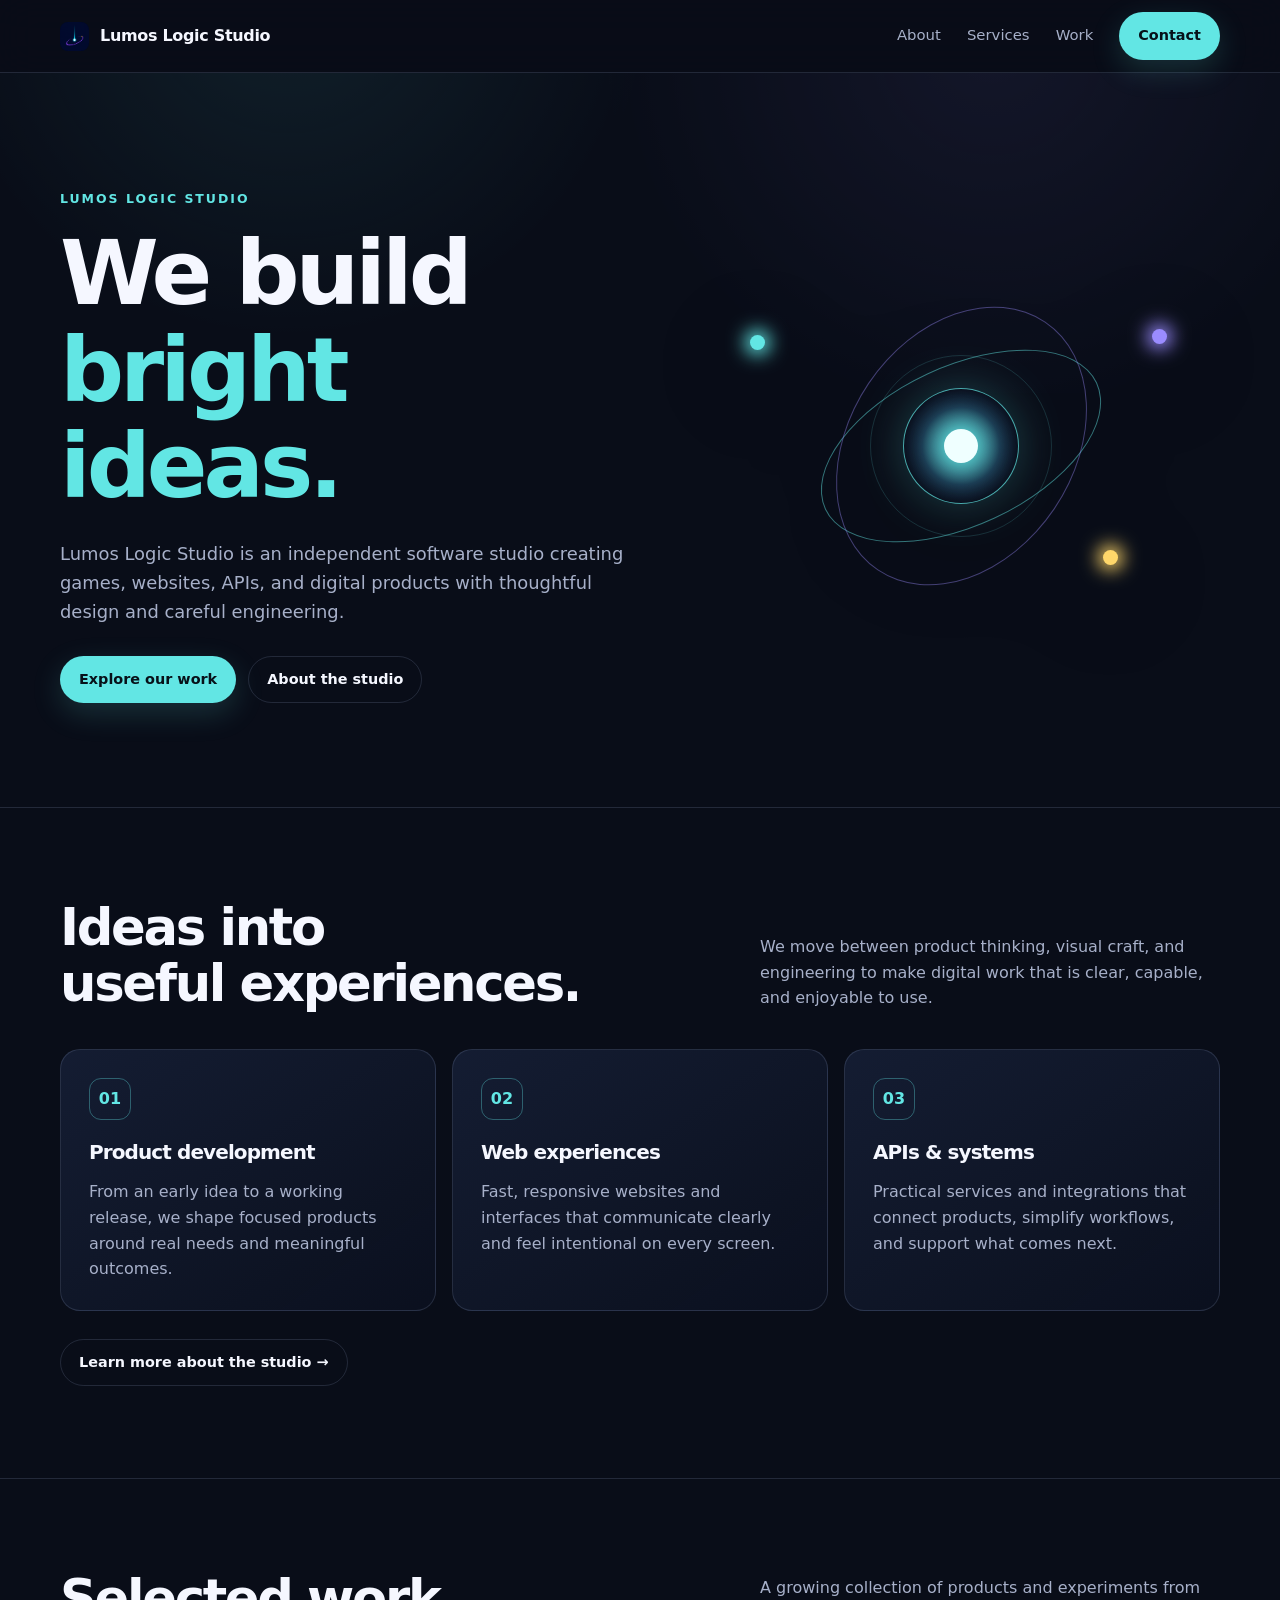
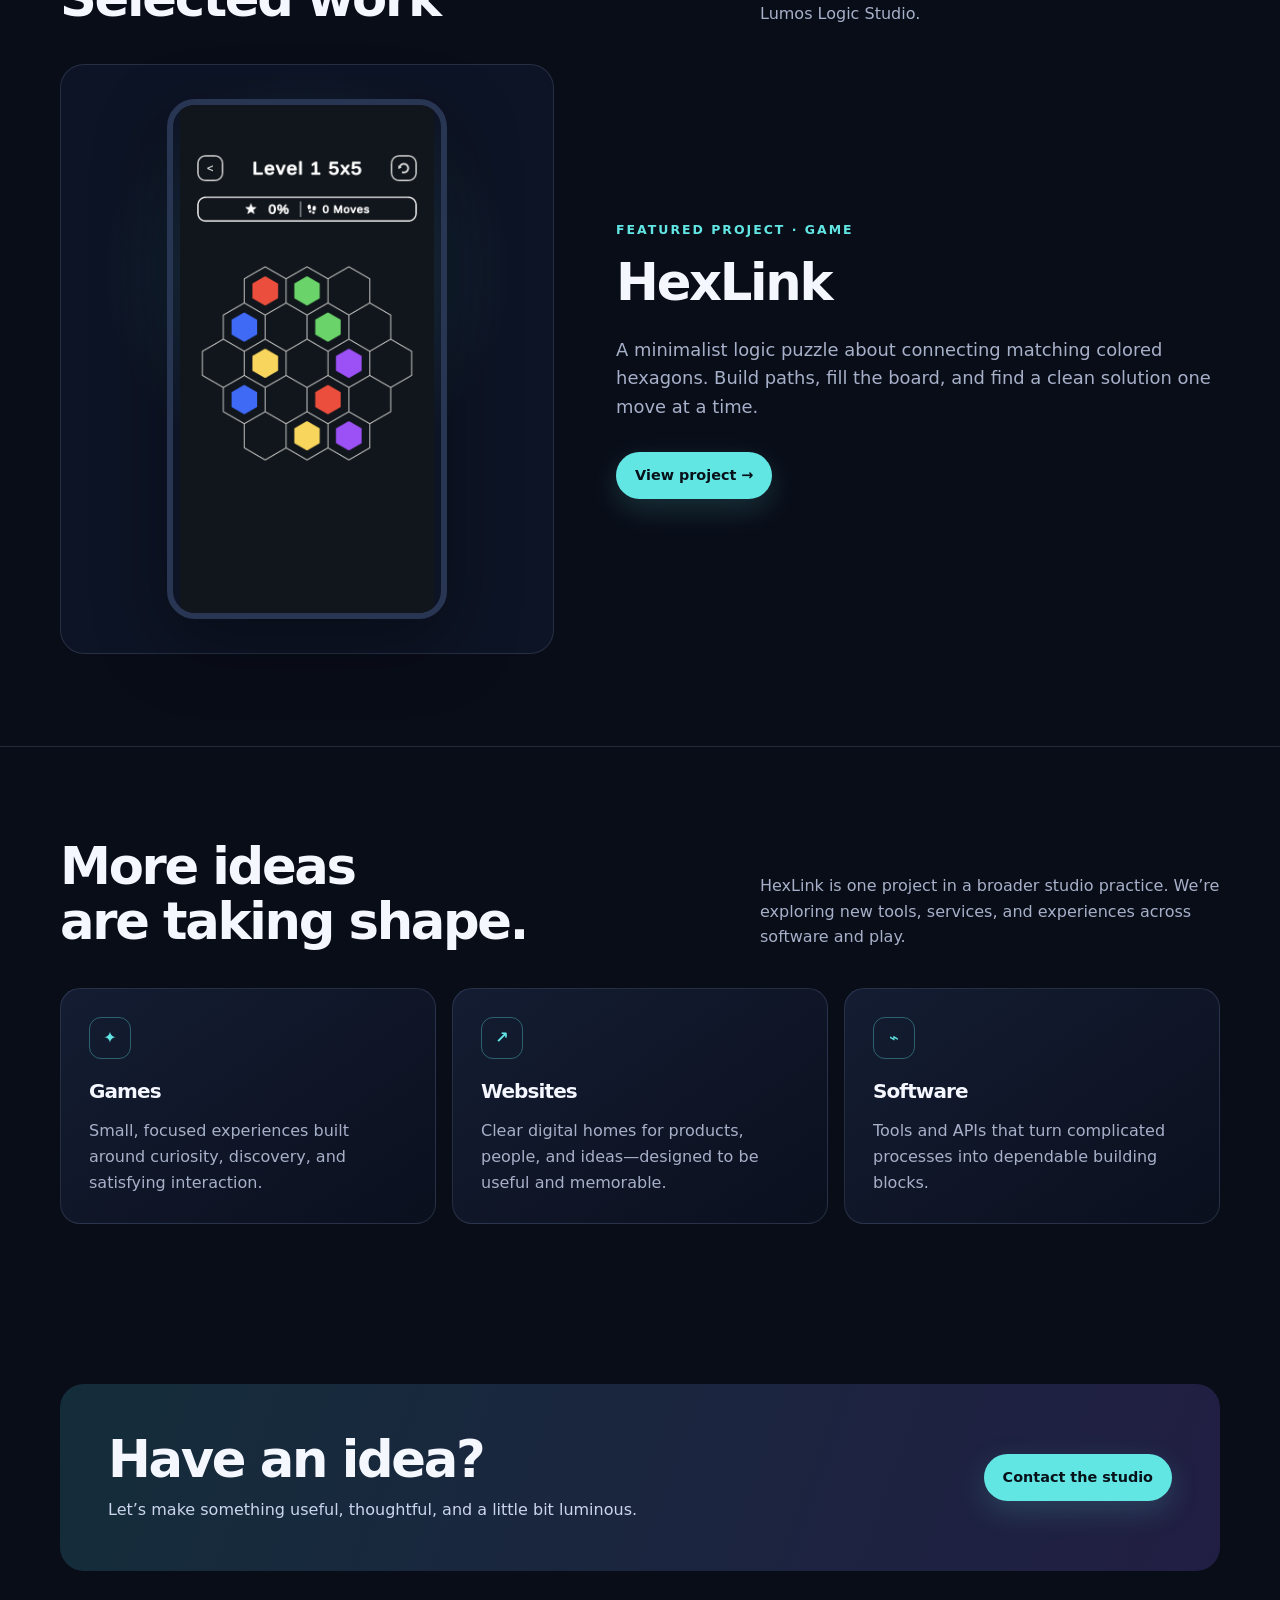
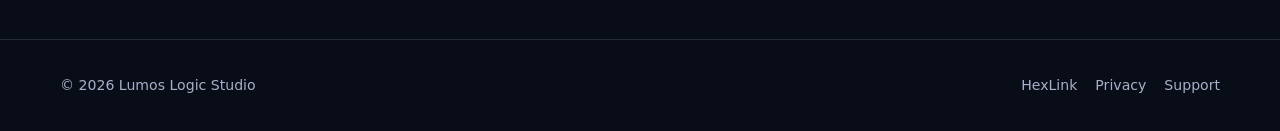
<file: index.html>
<!doctype html>
<html lang="en">
<head><meta charset="utf-8"><meta name="viewport" content="width=device-width,initial-scale=1"><meta name="description" content="Lumos Logic Studio builds games, websites, APIs, and thoughtful digital products."><title>Lumos Logic Studio — Games, Websites & APIs</title><link rel="icon" type="image/png" href="assets/brand/lumos-icon.png"><link rel="stylesheet" href="styles.css"></head>
<body><header class="site-header"><div class="container nav"><a class="brand" href="./"><span class="brand-mark">L</span>Lumos Logic Studio</a><nav class="nav-links"><a href="about/">About</a><a href="#services">Services</a><a href="#work">Work</a><a class="button" href="mailto:lumoslogicstudio@gmail.com">Contact</a></nav></div></header>
<main><section class="hero"><div class="container hero-grid"><div><p class="eyebrow">Lumos Logic Studio</p><h1>We build<br><span style="color:var(--cyan)">bright ideas.</span></h1><p class="lede">Lumos Logic Studio is an independent software studio creating games, websites, APIs, and digital products with thoughtful design and careful engineering.</p><div class="actions"><a class="button" href="#work">Explore our work</a><a class="button secondary" href="#studio">About the studio</a></div></div><div class="studio-orbit" aria-label="Abstract illustration of connected software ideas"><div class="orbit orbit-one"></div><div class="orbit orbit-two"></div><div class="orbit-core"><span></span></div><i class="orbit-node node-cyan"></i><i class="orbit-node node-violet"></i><i class="orbit-node node-gold"></i></div></div></section>
<section class="section" id="services"><div class="container"><div class="section-heading"><h2>Ideas into<br>useful experiences.</h2><p>We move between product thinking, visual craft, and engineering to make digital work that is clear, capable, and enjoyable to use.</p></div><div class="cards"><article class="card"><div class="icon">01</div><h3>Product development</h3><p>From an early idea to a working release, we shape focused products around real needs and meaningful outcomes.</p></article><article class="card"><div class="icon">02</div><h3>Web experiences</h3><p>Fast, responsive websites and interfaces that communicate clearly and feel intentional on every screen.</p></article><article class="card"><div class="icon">03</div><h3>APIs & systems</h3><p>Practical services and integrations that connect products, simplify workflows, and support what comes next.</p></article></div><p style="margin:28px 0 0"><a class="button secondary" href="about/">Learn more about the studio →</a></p></div></section>
<section class="section" id="work"><div class="container"><div class="section-heading"><h2>Selected work</h2><p>A growing collection of products and experiments from Lumos Logic Studio.</p></div><div class="feature"><div class="feature-visual"><img class="gameplay-shot" src="assets/hexlink/hexlink-gameplay.png" alt="HexLink 5 by 5 gameplay board"></div><div><p class="eyebrow">Featured project · Game</p><h2>HexLink</h2><p class="lede">A minimalist logic puzzle about connecting matching colored hexagons. Build paths, fill the board, and find a clean solution one move at a time.</p><a class="button" href="games/hexlink/">View project →</a></div></div></div></section>
<section class="section"><div class="container"><div class="section-heading"><h2>More ideas<br>are taking shape.</h2><p>HexLink is one project in a broader studio practice. We’re exploring new tools, services, and experiences across software and play.</p></div><div class="cards"><article class="card"><div class="icon">✦</div><h3>Games</h3><p>Small, focused experiences built around curiosity, discovery, and satisfying interaction.</p></article><article class="card"><div class="icon">↗</div><h3>Websites</h3><p>Clear digital homes for products, people, and ideas—designed to be useful and memorable.</p></article><article class="card"><div class="icon">⌁</div><h3>Software</h3><p>Tools and APIs that turn complicated processes into dependable building blocks.</p></article></div></div></section>
<section class="cta"><div class="container"><div class="cta-box"><div><h2>Have an idea?</h2><p>Let’s make something useful, thoughtful, and a little bit luminous.</p></div><a class="button" href="mailto:lumoslogicstudio@gmail.com">Contact the studio</a></div></div></section></main>
<footer class="site-footer"><div class="container footer-inner"><span>© 2026 Lumos Logic Studio</span><div class="footer-links"><a href="games/hexlink/">HexLink</a><a href="privacy/hexlink/">Privacy</a><a href="support/">Support</a></div></div></footer></body></html>
</file>
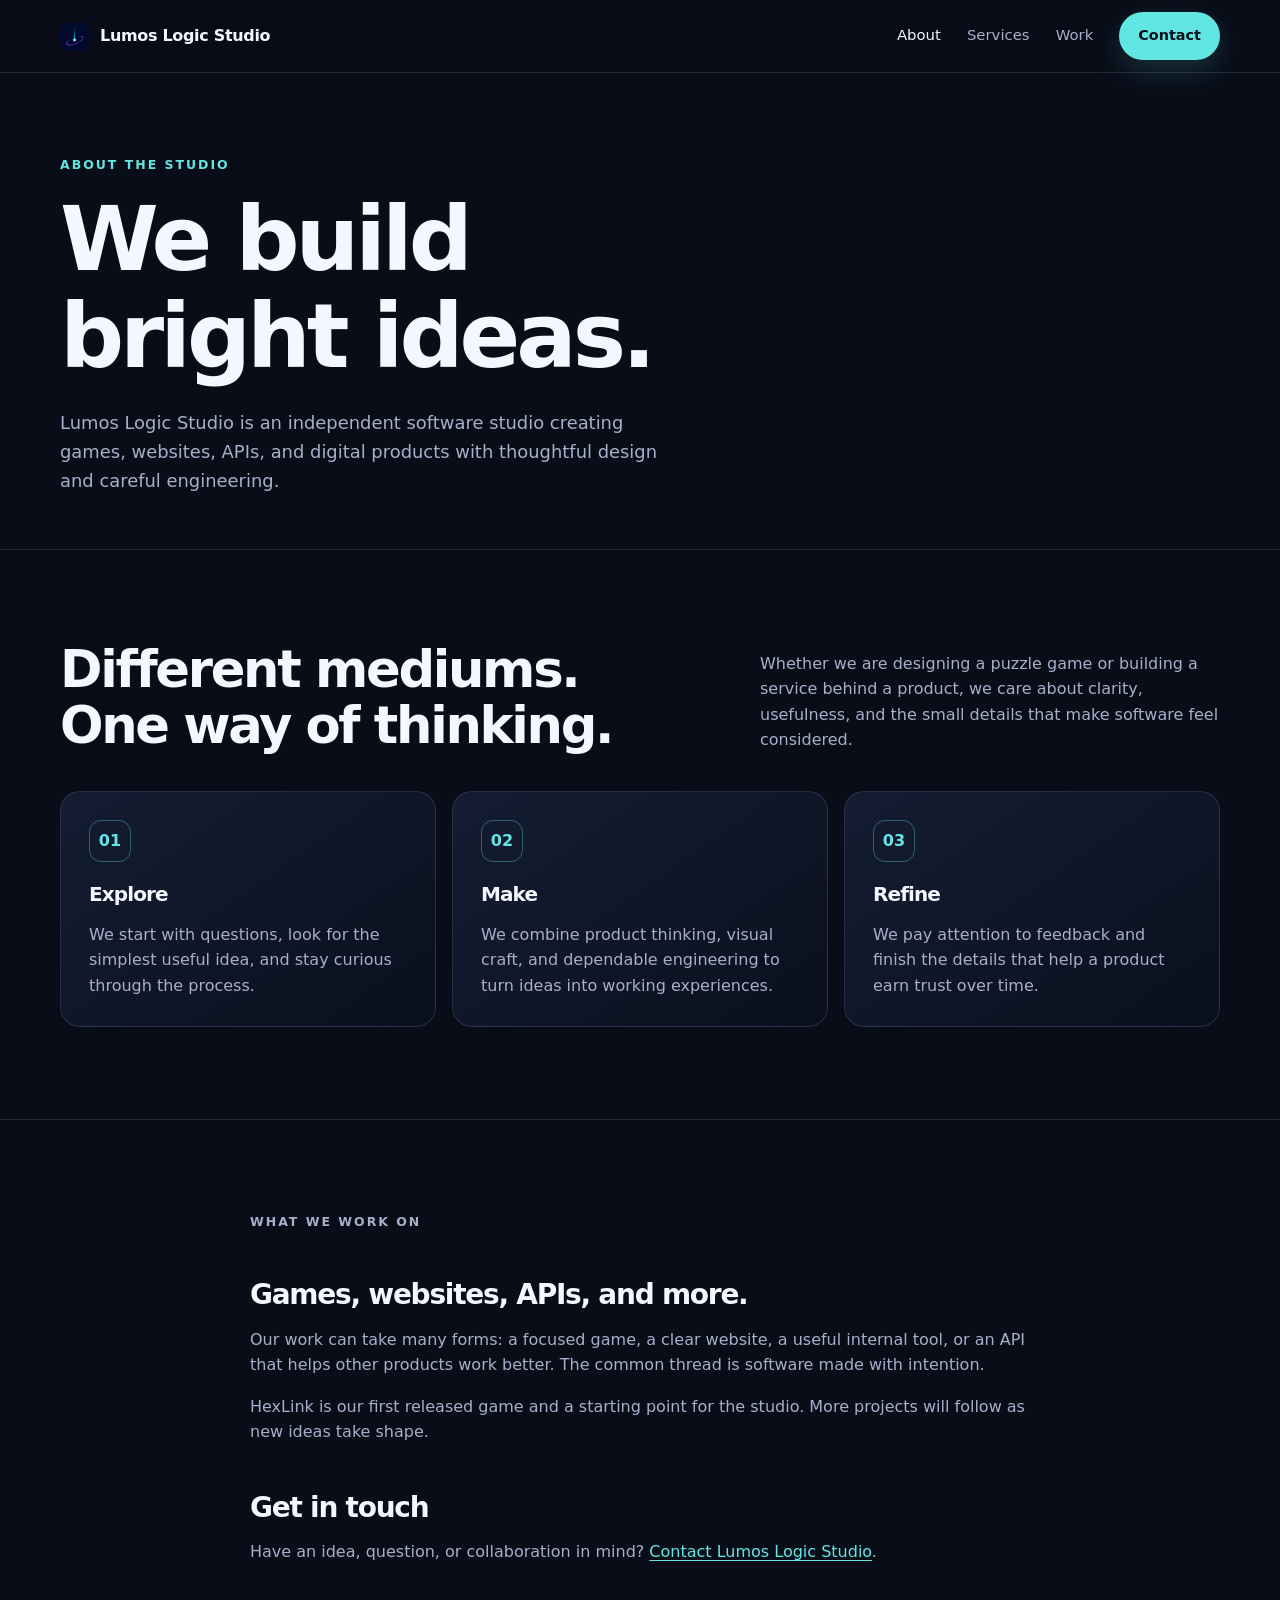
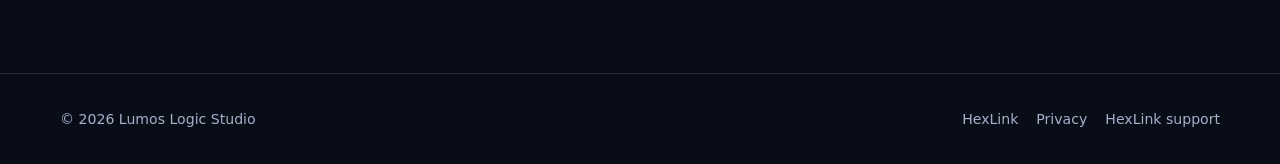
<file: about/index.html>
<!doctype html><html lang="en"><head><meta charset="utf-8"><meta name="viewport" content="width=device-width,initial-scale=1"><meta name="description" content="About Lumos Logic Studio, an independent software studio building games, websites, APIs, and digital products."><title>About Lumos Logic Studio</title><link rel="icon" type="image/png" href="../assets/brand/lumos-icon.png"><link rel="stylesheet" href="../styles.css"></head><body><header class="site-header"><div class="container nav"><a class="brand" href="../"><span class="brand-mark">L</span>Lumos Logic Studio</a><nav class="nav-links"><a href="./" aria-current="page">About</a><a href="../#services">Services</a><a href="../#work">Work</a><a class="button" href="mailto:lumoslogicstudio@gmail.com">Contact</a></nav></div></header><main><section class="page-hero"><div class="container"><p class="eyebrow">About the studio</p><h1>We build bright ideas.</h1><p class="lede">Lumos Logic Studio is an independent software studio creating games, websites, APIs, and digital products with thoughtful design and careful engineering.</p></div></section><section class="section"><div class="container"><div class="section-heading"><h2>Different mediums.<br>One way of thinking.</h2><p>Whether we are designing a puzzle game or building a service behind a product, we care about clarity, usefulness, and the small details that make software feel considered.</p></div><div class="cards"><article class="card"><div class="icon">01</div><h3>Explore</h3><p>We start with questions, look for the simplest useful idea, and stay curious through the process.</p></article><article class="card"><div class="icon">02</div><h3>Make</h3><p>We combine product thinking, visual craft, and dependable engineering to turn ideas into working experiences.</p></article><article class="card"><div class="icon">03</div><h3>Refine</h3><p>We pay attention to feedback and finish the details that help a product earn trust over time.</p></article></div></div></section><section class="section"><div class="container prose"><p class="eyebrow">What we work on</p><h2>Games, websites, APIs, and more.</h2><p>Our work can take many forms: a focused game, a clear website, a useful internal tool, or an API that helps other products work better. The common thread is software made with intention.</p><p>HexLink is our first released game and a starting point for the studio. More projects will follow as new ideas take shape.</p><h2>Get in touch</h2><p>Have an idea, question, or collaboration in mind? <a href="mailto:lumoslogicstudio@gmail.com">Contact Lumos Logic Studio</a>.</p></div></section></main><footer class="site-footer"><div class="container footer-inner"><span>© 2026 Lumos Logic Studio</span><div class="footer-links"><a href="../games/hexlink/">HexLink</a><a href="../privacy/hexlink/">Privacy</a><a href="../support/">HexLink support</a></div></div></footer></body></html>
</file>
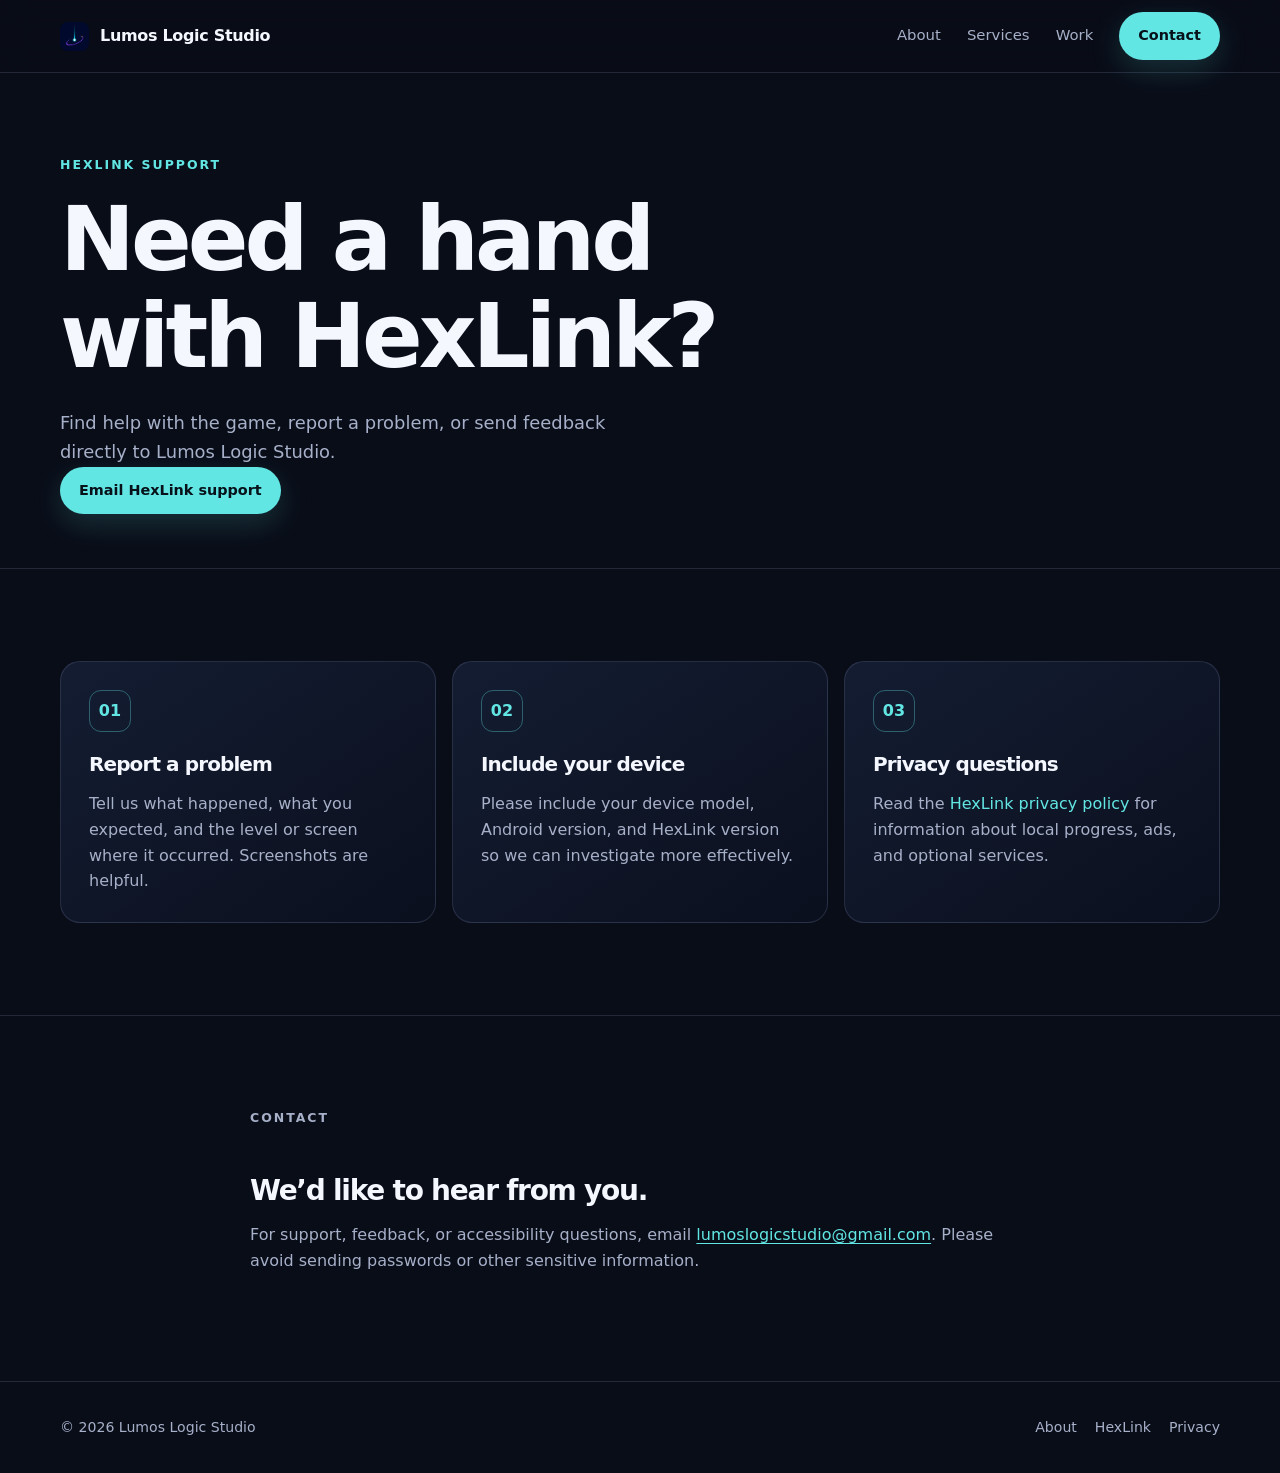
<file: support/index.html>
<!doctype html><html lang="en"><head><meta charset="utf-8"><meta name="viewport" content="width=device-width,initial-scale=1"><meta name="description" content="HexLink support from Lumos Logic Studio."><title>HexLink Support — Lumos Logic Studio</title><link rel="icon" type="image/png" href="../assets/brand/lumos-icon.png"><link rel="stylesheet" href="../styles.css"></head><body><header class="site-header"><div class="container nav"><a class="brand" href="../"><span class="brand-mark">L</span>Lumos Logic Studio</a><nav class="nav-links"><a href="../about/">About</a><a href="../#services">Services</a><a href="../#work">Work</a><a class="button" href="mailto:lumoslogicstudio@gmail.com">Contact</a></nav></div></header><main><section class="page-hero"><div class="container"><p class="eyebrow">HexLink support</p><h1>Need a hand with HexLink?</h1><p class="lede">Find help with the game, report a problem, or send feedback directly to Lumos Logic Studio.</p><a class="button" href="mailto:lumoslogicstudio@gmail.com?subject=HexLink%20support">Email HexLink support</a></div></section><section class="section"><div class="container cards"><article class="card"><div class="icon">01</div><h3>Report a problem</h3><p>Tell us what happened, what you expected, and the level or screen where it occurred. Screenshots are helpful.</p></article><article class="card"><div class="icon">02</div><h3>Include your device</h3><p>Please include your device model, Android version, and HexLink version so we can investigate more effectively.</p></article><article class="card"><div class="icon">03</div><h3>Privacy questions</h3><p>Read the <a href="../privacy/hexlink/" style="color:var(--cyan)">HexLink privacy policy</a> for information about local progress, ads, and optional services.</p></article></div></section><section class="section"><div class="container prose"><p class="eyebrow">Contact</p><h2>We’d like to hear from you.</h2><p>For support, feedback, or accessibility questions, email <a href="mailto:lumoslogicstudio@gmail.com">lumoslogicstudio@gmail.com</a>. Please avoid sending passwords or other sensitive information.</p></div></section></main><footer class="site-footer"><div class="container footer-inner"><span>© 2026 Lumos Logic Studio</span><div class="footer-links"><a href="../about/">About</a><a href="../games/hexlink/">HexLink</a><a href="../privacy/hexlink/">Privacy</a></div></div></footer></body></html>
</file>
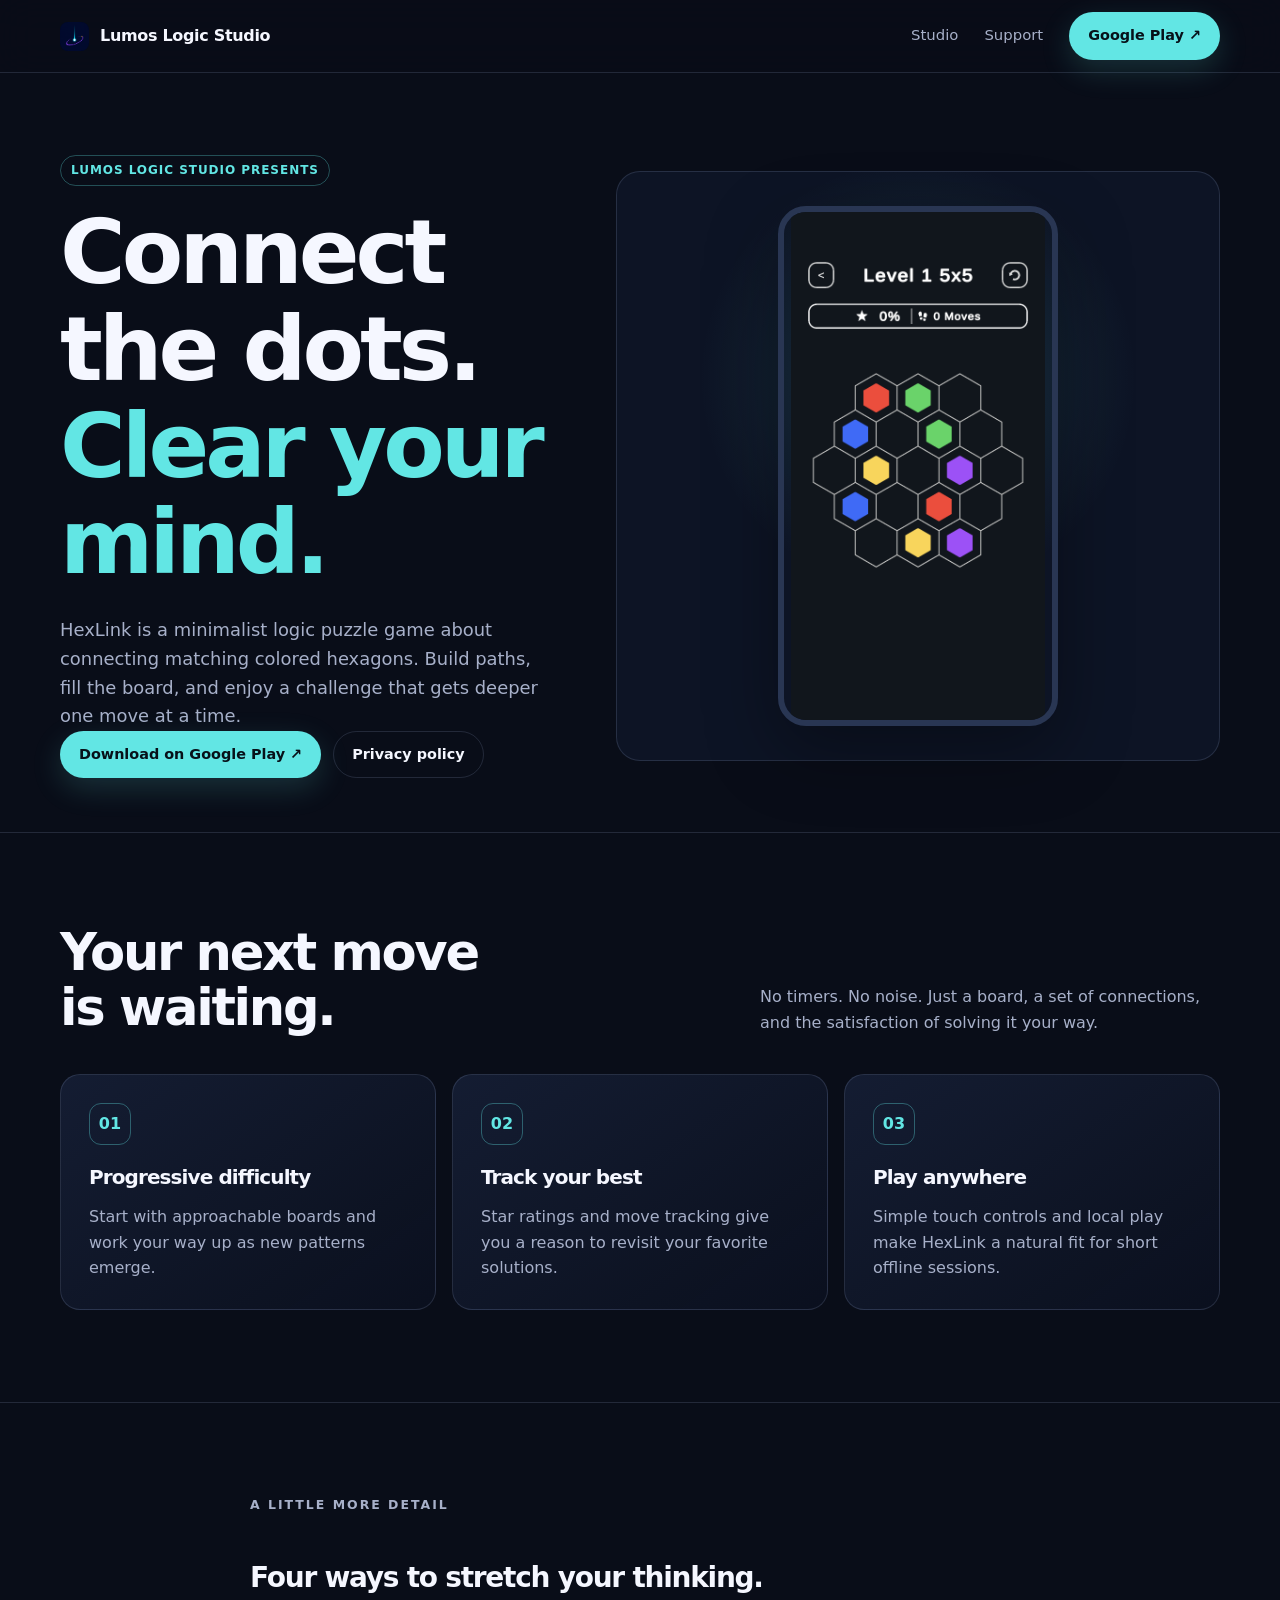
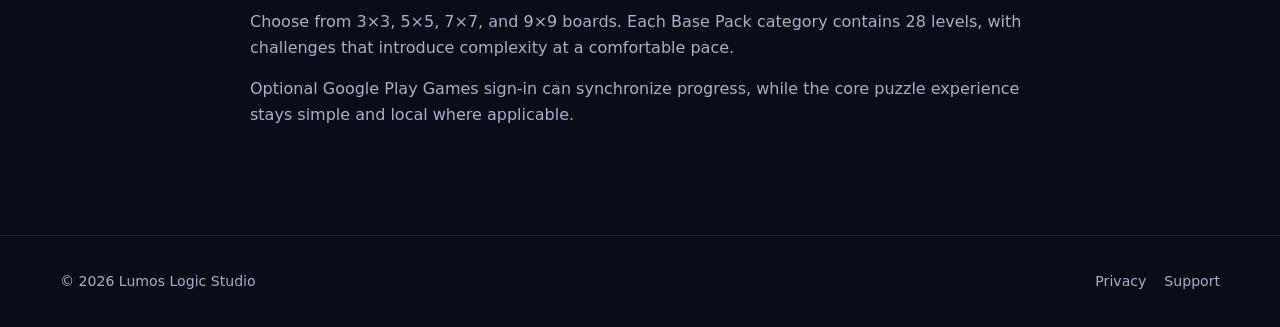
<file: games/hexlink/index.html>
<!doctype html><html lang="en"><head><meta charset="utf-8"><meta name="viewport" content="width=device-width,initial-scale=1"><meta name="description" content="HexLink is a minimalist logic puzzle game."><title>HexLink — Lumos Logic Studio</title><link rel="stylesheet" href="../../styles.css"></head><body><header class="site-header"><div class="container nav"><a class="brand" href="../../"><span class="brand-mark">L</span>Lumos Logic Studio</a><nav class="nav-links"><a href="../../">Studio</a><a href="../../support/">Support</a><a class="button" href="https://play.google.com/store/apps/details?id=com.lumoslogicstudio.hexlink">Google Play ↗</a></nav></div></header><main><section class="page-hero"><div class="container feature"><div><span class="pill">Lumos Logic Studio presents</span><h1>Connect the dots.<br><span style="color:var(--cyan)">Clear your mind.</span></h1><p class="lede">HexLink is a minimalist logic puzzle game about connecting matching colored hexagons. Build paths, fill the board, and enjoy a challenge that gets deeper one move at a time.</p><div class="actions"><a class="button" href="https://play.google.com/store/apps/details?id=com.lumoslogicstudio.hexlink">Download on Google Play ↗</a><a class="button secondary" href="../../privacy/hexlink/">Privacy policy</a></div></div><div class="feature-visual"><img class="gameplay-shot" src="../../assets/hexlink/hexlink-gameplay.png" alt="HexLink 5 by 5 gameplay board"></div></div></section><section class="section"><div class="container"><div class="section-heading"><h2>Your next move<br>is waiting.</h2><p>No timers. No noise. Just a board, a set of connections, and the satisfaction of solving it your way.</p></div><div class="cards"><article class="card"><div class="icon">01</div><h3>Progressive difficulty</h3><p>Start with approachable boards and work your way up as new patterns emerge.</p></article><article class="card"><div class="icon">02</div><h3>Track your best</h3><p>Star ratings and move tracking give you a reason to revisit your favorite solutions.</p></article><article class="card"><div class="icon">03</div><h3>Play anywhere</h3><p>Simple touch controls and local play make HexLink a natural fit for short offline sessions.</p></article></div></div></section><section class="section"><div class="container prose"><p class="eyebrow">A little more detail</p><h2>Four ways to stretch your thinking.</h2><p>Choose from 3×3, 5×5, 7×7, and 9×9 boards. Each Base Pack category contains 28 levels, with challenges that introduce complexity at a comfortable pace.</p><p>Optional Google Play Games sign-in can synchronize progress, while the core puzzle experience stays simple and local where applicable.</p></div></section></main><footer class="site-footer"><div class="container footer-inner"><span>© 2026 Lumos Logic Studio</span><div class="footer-links"><a href="../../privacy/hexlink/">Privacy</a><a href="../../support/">Support</a></div></div></footer></body></html>
</file>
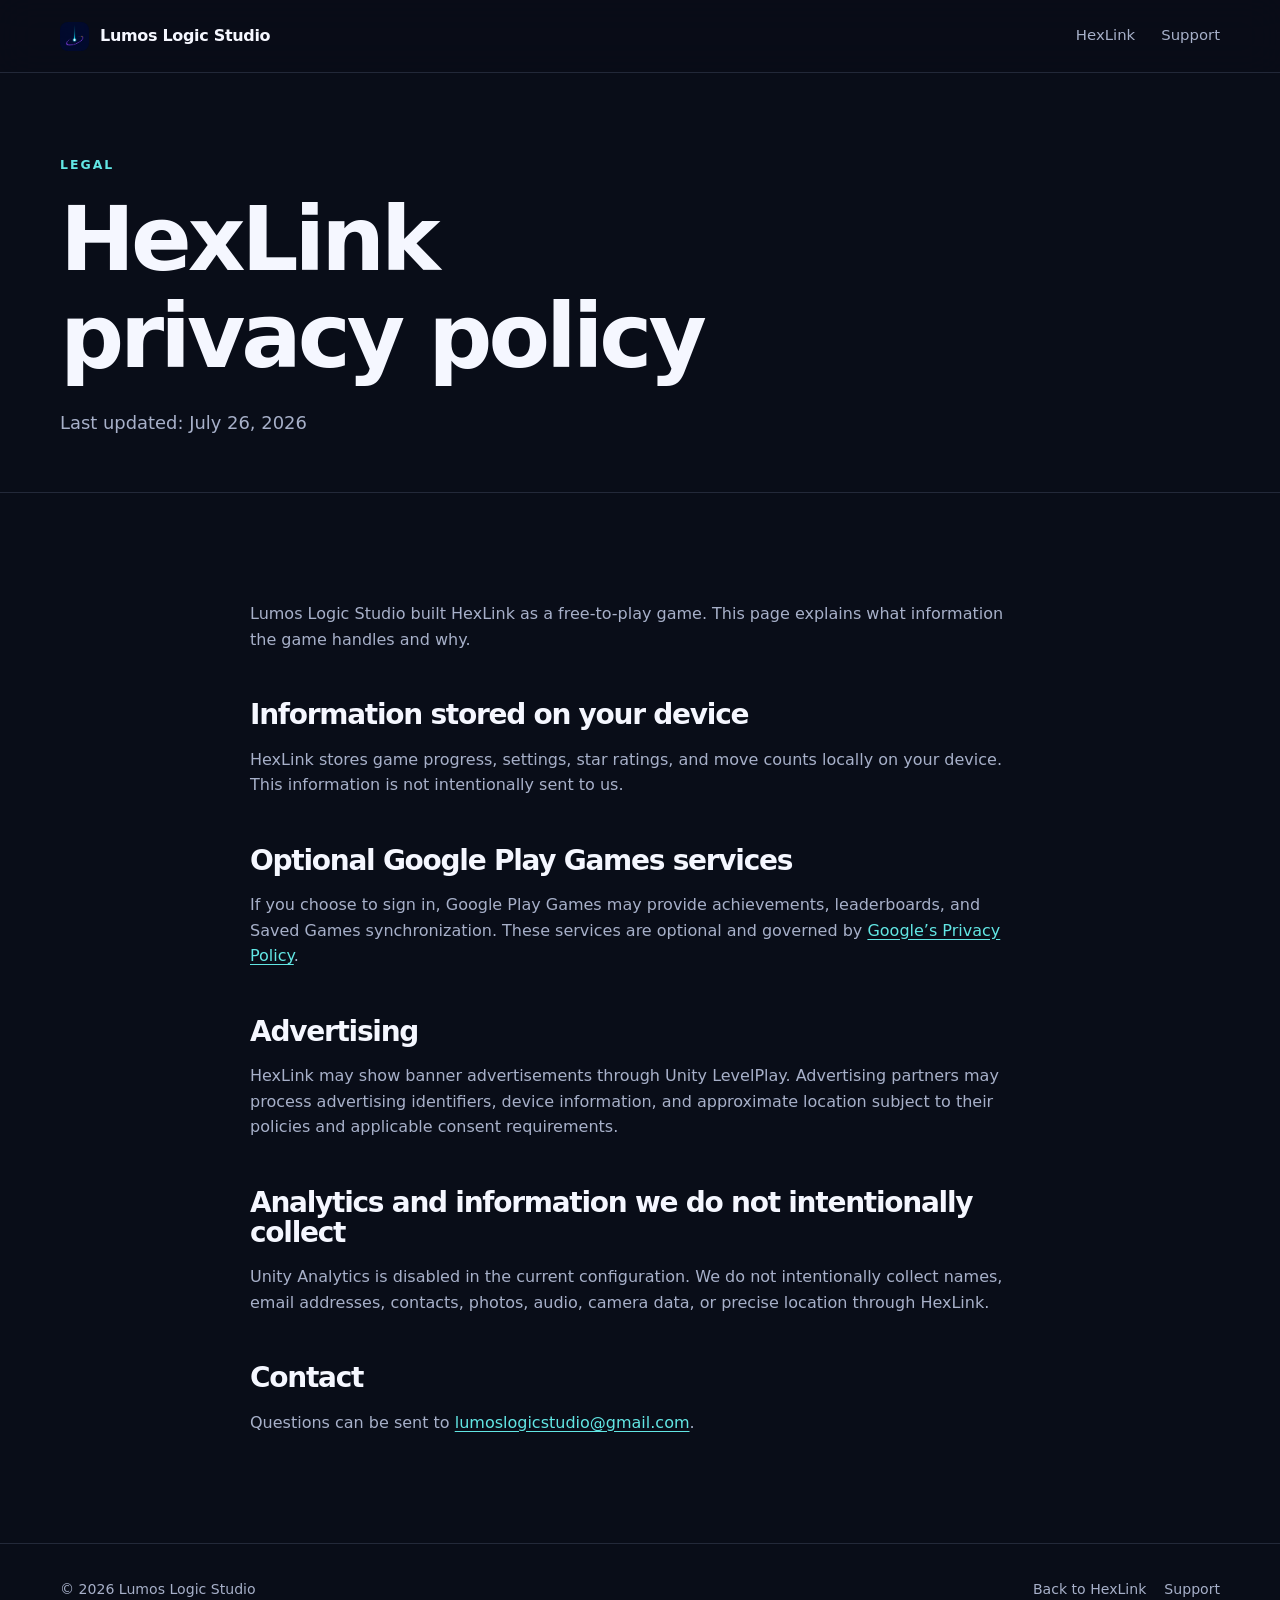
<file: privacy/hexlink/index.html>
<!doctype html><html lang="en"><head><meta charset="utf-8"><meta name="viewport" content="width=device-width,initial-scale=1"><title>HexLink Privacy Policy — Lumos Logic Studio</title><link rel="stylesheet" href="../../styles.css"></head><body><header class="site-header"><div class="container nav"><a class="brand" href="../../"><span class="brand-mark">L</span>Lumos Logic Studio</a><nav class="nav-links"><a href="../../games/hexlink/">HexLink</a><a href="../../support/">Support</a></nav></div></header><main><section class="page-hero"><div class="container"><p class="eyebrow">Legal</p><h1>HexLink privacy policy</h1><p class="lede">Last updated: July 26, 2026</p></div></section><section class="section"><div class="container prose"><p>Lumos Logic Studio built HexLink as a free-to-play game. This page explains what information the game handles and why.</p><h2>Information stored on your device</h2><p>HexLink stores game progress, settings, star ratings, and move counts locally on your device. This information is not intentionally sent to us.</p><h2>Optional Google Play Games services</h2><p>If you choose to sign in, Google Play Games may provide achievements, leaderboards, and Saved Games synchronization. These services are optional and governed by <a href="https://policies.google.com/privacy">Google’s Privacy Policy</a>.</p><h2>Advertising</h2><p>HexLink may show banner advertisements through Unity LevelPlay. Advertising partners may process advertising identifiers, device information, and approximate location subject to their policies and applicable consent requirements.</p><h2>Analytics and information we do not intentionally collect</h2><p>Unity Analytics is disabled in the current configuration. We do not intentionally collect names, email addresses, contacts, photos, audio, camera data, or precise location through HexLink.</p><h2>Contact</h2><p>Questions can be sent to <a href="mailto:lumoslogicstudio@gmail.com">lumoslogicstudio@gmail.com</a>.</p></div></section></main><footer class="site-footer"><div class="container footer-inner"><span>© 2026 Lumos Logic Studio</span><div class="footer-links"><a href="../../games/hexlink/">Back to HexLink</a><a href="../../support/">Support</a></div></div></footer></body></html>
</file>
<file: styles.css>
:root {
  --ink: #f5f7ff;
  --muted: #a7b0c9;
  --bg: #090d18;
  --panel: #101729;
  --line: rgba(170, 185, 230, .16);
  --cyan: #62e6e4;
  --violet: #9b8cff;
  --yellow: #ffd76a;
  --max: 1160px;
}

* { box-sizing: border-box; }
html { scroll-behavior: smooth; }
body {
  margin: 0;
  color: var(--ink);
  background: var(--bg);
  font-family: Inter, ui-sans-serif, system-ui, -apple-system, BlinkMacSystemFont, "Segoe UI", sans-serif;
  line-height: 1.6;
}
a { color: inherit; text-decoration: none; }
a:hover { color: var(--cyan); }
.container { width: min(var(--max), calc(100% - 40px)); margin-inline: auto; }
.site-header { position: sticky; top: 0; z-index: 10; backdrop-filter: blur(18px); background: rgba(9, 13, 24, .78); border-bottom: 1px solid var(--line); }
.nav { min-height: 72px; display: flex; align-items: center; justify-content: space-between; gap: 24px; }
.brand { display: inline-flex; align-items: center; gap: 11px; font-weight: 800; letter-spacing: -.02em; }
.brand-mark { width: 29px; height: 29px; display: grid; place-items: center; color: transparent; background: url("assets/brand/lumos-icon.png") center / cover no-repeat; border-radius: 8px; font-size: 0; }
.nav-links { display: flex; align-items: center; gap: 26px; color: var(--muted); font-size: .93rem; }
.nav-links a[aria-current="page"] { color: var(--ink); }
.button { display: inline-flex; align-items: center; justify-content: center; gap: 9px; border: 1px solid transparent; border-radius: 999px; padding: 11px 18px; font-weight: 750; font-size: .9rem; color: #071119; background: var(--cyan); box-shadow: 0 10px 30px rgba(98, 230, 228, .17); }
.button:hover { color: #071119; transform: translateY(-1px); }
.button.secondary { color: var(--ink); background: transparent; border-color: var(--line); box-shadow: none; }
.button.secondary:hover { color: var(--cyan); border-color: rgba(98,230,228,.55); }
.hero { position: relative; overflow: hidden; padding: 116px 0 104px; }
.hero::before { content: ""; position: absolute; inset: -30% -5% auto; height: 540px; opacity: .45; background: radial-gradient(circle at 25% 25%, rgba(98,230,228,.2), transparent 32%), radial-gradient(circle at 75% 35%, rgba(155,140,255,.17), transparent 35%); pointer-events: none; }
.hero-grid { position: relative; display: grid; grid-template-columns: 1.05fr .95fr; gap: 70px; align-items: center; }
.eyebrow { margin: 0 0 16px; color: var(--cyan); font-size: .78rem; font-weight: 800; letter-spacing: .16em; text-transform: uppercase; }
h1, h2, h3 { line-height: 1.08; letter-spacing: -.045em; margin: 0; }
h1 { max-width: 720px; font-size: clamp(3.2rem, 7vw, 6.4rem); }
h2 { font-size: clamp(2rem, 4vw, 3.4rem); }
h3 { font-size: 1.25rem; }
.lede { max-width: 610px; margin: 25px 0 30px; color: var(--muted); font-size: 1.12rem; }
.actions { display: flex; gap: 12px; flex-wrap: wrap; }
.hex-board { position: relative; min-height: 390px; display: grid; place-items: center; }
.studio-orbit { position: relative; min-height: 390px; display: grid; place-items: center; filter: drop-shadow(0 22px 50px rgba(0,0,0,.35)); }
.orbit { position: absolute; width: 300px; height: 160px; border: 1px solid rgba(98,230,228,.48); border-radius: 50%; transform: rotate(-25deg); }
.orbit-two { width: 225px; height: 300px; border-color: rgba(155,140,255,.4); transform: rotate(34deg); }
.orbit-core { position: relative; width: 116px; height: 116px; display: grid; place-items: center; border: 1px solid rgba(98,230,228,.72); border-radius: 50%; background: radial-gradient(circle, rgba(98,230,228,.92), rgba(25,54,84,.75) 48%, rgba(14,22,40,.5) 70%); box-shadow: 0 0 45px rgba(98,230,228,.25); }
.orbit-core::after { content: ""; position: absolute; width: 180px; height: 180px; border: 1px solid rgba(98,230,228,.16); border-radius: 50%; }
.orbit-core span { width: 34px; height: 34px; border-radius: 50%; background: #efffff; box-shadow: 0 0 30px 10px rgba(98,230,228,.7); }
.orbit-node { position: absolute; width: 15px; height: 15px; border-radius: 50%; box-shadow: 0 0 18px 5px currentColor; }.node-cyan { top: 84px; left: 48px; color: var(--cyan); background: var(--cyan); }.node-violet { top: 78px; right: 53px; color: var(--violet); background: var(--violet); }.node-gold { bottom: 76px; right: 102px; color: var(--yellow); background: var(--yellow); }
.hex-board::before { content: ""; position: absolute; inset: 16% 4%; background-image: linear-gradient(rgba(98,230,228,.1) 1px, transparent 1px), linear-gradient(90deg, rgba(98,230,228,.1) 1px, transparent 1px); background-size: 42px 42px; mask-image: radial-gradient(circle, #000 10%, transparent 70%); transform: perspective(500px) rotateX(52deg) rotateZ(-14deg); }
.board { position: relative; display: grid; grid-template-columns: repeat(3, 74px); gap: 9px; transform: rotate(-15deg); }
.tile { width: 74px; height: 84px; display: grid; place-items: center; clip-path: polygon(25% 3%, 75% 3%, 100% 50%, 75% 97%, 25% 97%, 0 50%); background: #1a2741; box-shadow: inset 0 0 0 1px rgba(255,255,255,.08); }
.tile::after { content: ""; width: 22px; height: 22px; border-radius: 50%; background: var(--dot, transparent); box-shadow: 0 0 22px var(--dot, transparent); }
.tile.cyan { --dot: var(--cyan); } .tile.violet { --dot: var(--violet); } .tile.yellow { --dot: var(--yellow); }
.section { padding: 92px 0; border-top: 1px solid var(--line); }
.section-heading { display: flex; align-items: end; justify-content: space-between; gap: 30px; margin-bottom: 38px; }
.section-heading p { max-width: 460px; margin: 0; color: var(--muted); }
.cards { display: grid; grid-template-columns: repeat(3, 1fr); gap: 16px; }
.card { padding: 28px; border: 1px solid var(--line); border-radius: 20px; background: linear-gradient(145deg, rgba(24,34,59,.75), rgba(12,18,33,.7)); }
.card p { color: var(--muted); margin-bottom: 0; }
.icon { width: 42px; height: 42px; display: grid; place-items: center; margin-bottom: 22px; color: var(--cyan); border: 1px solid rgba(98,230,228,.35); border-radius: 12px; font-weight: 900; }
.feature { display: grid; grid-template-columns: .9fr 1.1fr; gap: 62px; align-items: center; }
.feature-visual { min-height: 380px; padding: 34px; display: grid; place-items: center; border: 1px solid var(--line); border-radius: 24px; background: radial-gradient(circle at 50% 35%, rgba(98,230,228,.15), transparent 45%), #0d1425; }
.gameplay-shot { display: block; width: min(100%, 280px); max-height: 520px; object-fit: contain; border: 6px solid #293653; border-radius: 28px; box-shadow: 0 24px 70px rgba(0,0,0,.35); }
.phone { width: 190px; padding: 11px; border: 5px solid #293653; border-radius: 28px; background: #080c16; transform: rotate(7deg); box-shadow: 0 24px 70px rgba(0,0,0,.35); }
.phone-screen { height: 310px; padding: 18px 11px; border-radius: 16px; background: linear-gradient(150deg, #162946, #0c1c31); }
.phone-screen strong { display: block; font-size: 1.05rem; margin-bottom: 22px; }
.mini-grid { display: grid; grid-template-columns: repeat(3, 1fr); gap: 4px; }
.mini-grid span { height: 42px; clip-path: polygon(25% 3%, 75% 3%, 100% 50%, 75% 97%, 25% 97%, 0 50%); background: #263d61; }
.mini-grid span:nth-child(2), .mini-grid span:nth-child(8) { background: var(--cyan); }.mini-grid span:nth-child(4), .mini-grid span:nth-child(6) { background: var(--violet); }
.stats { display: grid; grid-template-columns: repeat(3, 1fr); gap: 12px; margin: 32px 0; }
.stat { padding: 16px; border-left: 2px solid var(--cyan); background: rgba(255,255,255,.035); }.stat strong { display: block; font-size: 1.45rem; }.stat span { color: var(--muted); font-size: .8rem; }
.cta { padding: 68px 0; }.cta-box { display: flex; align-items: center; justify-content: space-between; gap: 30px; padding: 48px; border-radius: 24px; background: linear-gradient(110deg, #142d3a, #211e43); }
.cta-box p { color: #ccd5ee; margin: 10px 0 0; }
.site-footer { padding: 34px 0; border-top: 1px solid var(--line); color: var(--muted); font-size: .88rem; }.footer-inner { display: flex; justify-content: space-between; gap: 20px; }.footer-links { display: flex; gap: 18px; }
.page-hero { padding: 82px 0 54px; }.page-hero .lede { margin-bottom: 0; }.prose { max-width: 780px; }.prose h2 { font-size: 1.75rem; margin: 48px 0 12px; }.prose h3 { margin: 28px 0 8px; }.prose p, .prose li { color: var(--muted); }.prose ul { padding-left: 20px; }.prose a { color: var(--cyan); text-decoration: underline; text-underline-offset: 3px; }
.pill { display: inline-block; margin-bottom: 18px; padding: 5px 10px; color: var(--cyan); border: 1px solid rgba(98,230,228,.3); border-radius: 99px; font-size: .75rem; font-weight: 800; letter-spacing: .08em; text-transform: uppercase; }
@media (max-width: 760px) { .container { width: min(var(--max), calc(100% - 28px)); }.nav { min-height: 64px; }.nav-links { gap: 13px; font-size: .78rem; }.nav-links .button { padding: 8px 12px; }.hero { padding: 76px 0 70px; }.hero-grid, .feature { grid-template-columns: 1fr; gap: 38px; }.hex-board { min-height: 280px; transform: scale(.78); }.cards { grid-template-columns: 1fr; }.section-heading { display: block; }.section-heading p { margin-top: 16px; }.stats { gap: 7px; }.stat { padding: 12px 9px; }.stat strong { font-size: 1.15rem; }.cta-box, .footer-inner { display: block; }.cta-box .actions { margin-top: 24px; }.footer-links { margin-top: 14px; flex-wrap: wrap; } }
</file>
